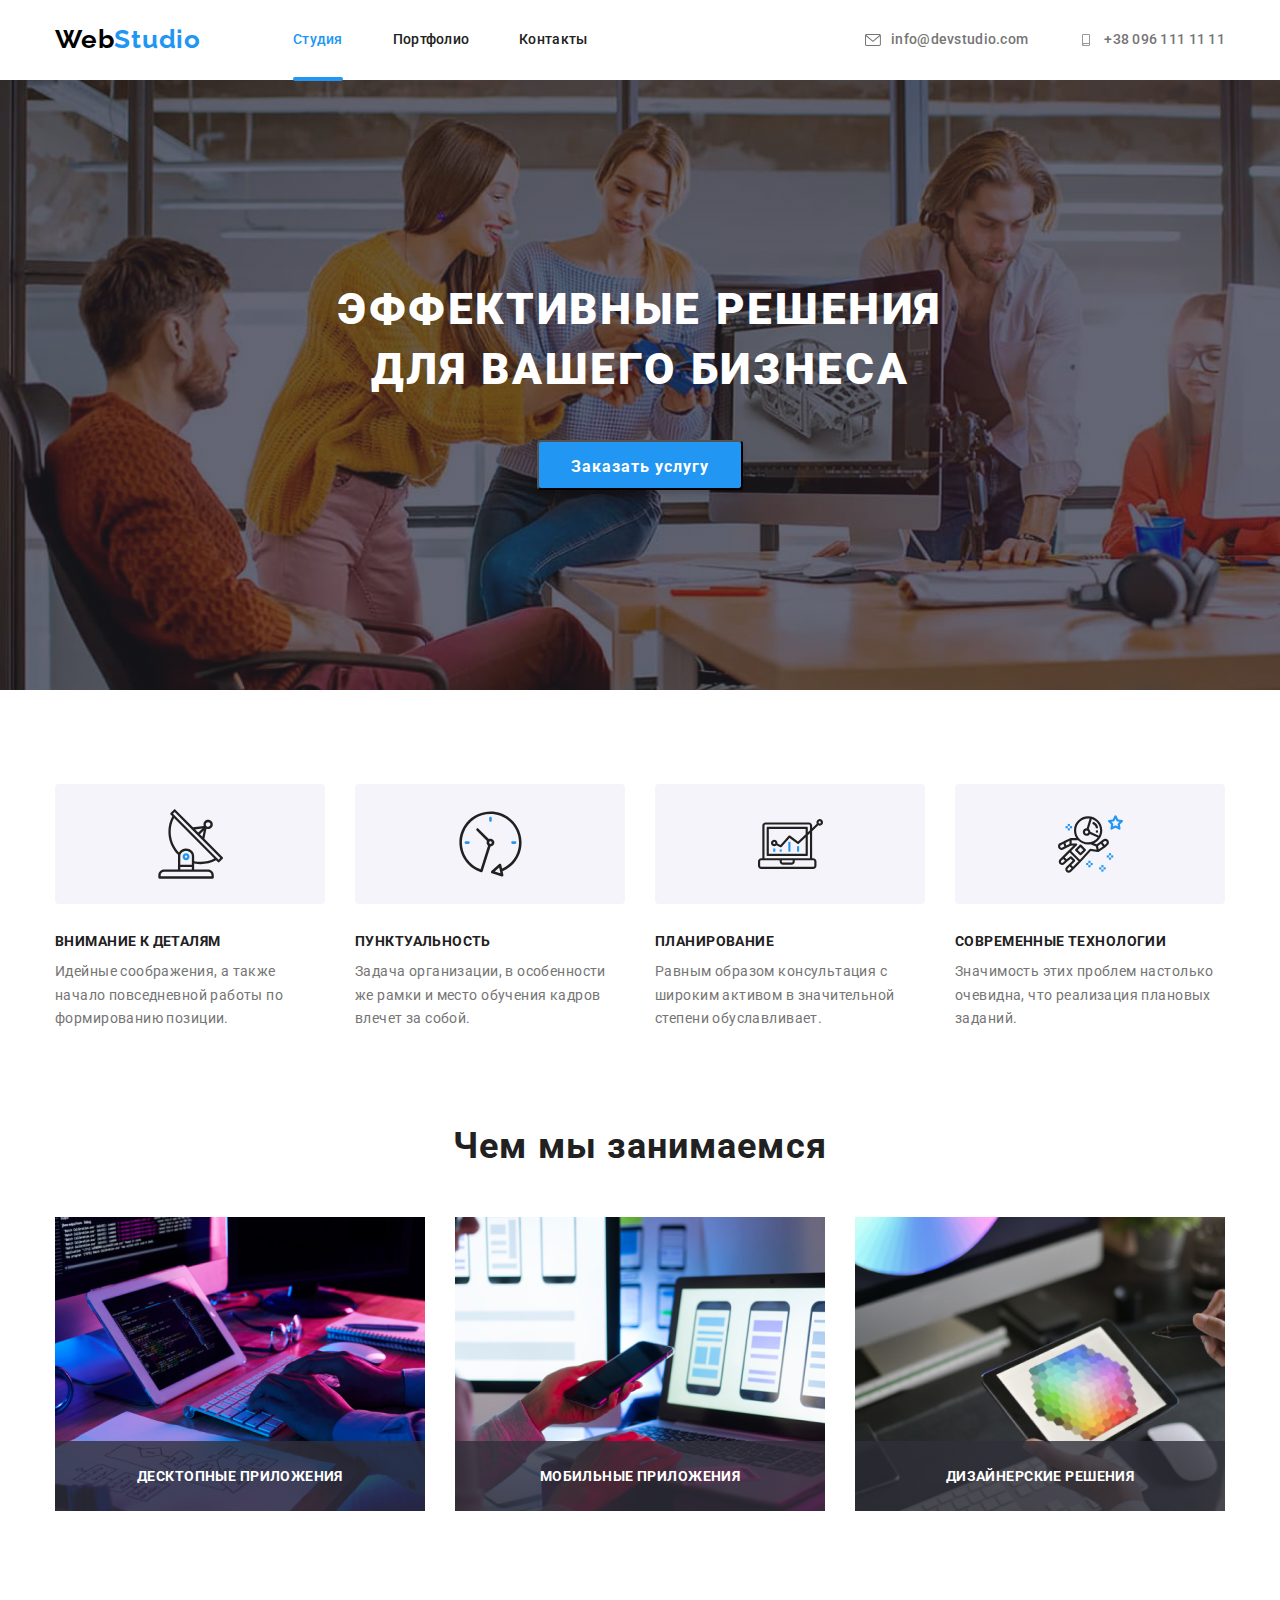
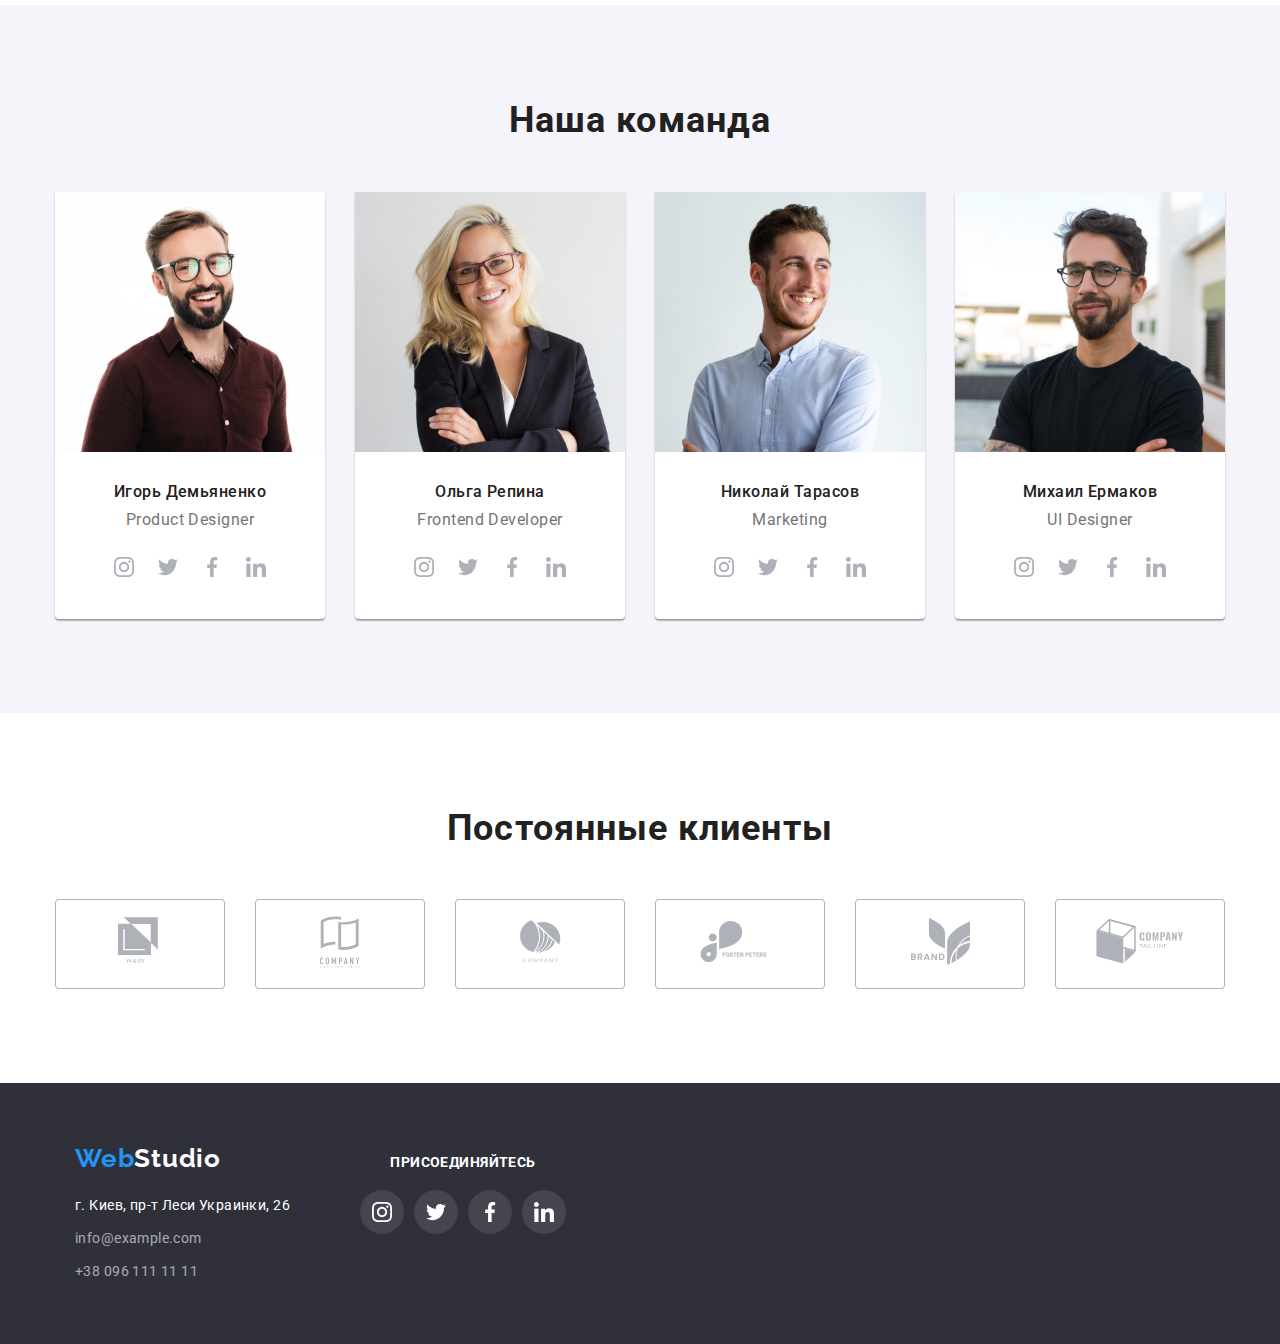
<file: index.html>
<!DOCTYPE html>
<html lang="ru">
  <head>
    <meta charset="UTF-8" />
    <meta name="viewport" content="width=device-width, initial-scale=1.0" />
    <title>Web Studio</title>
    <link href="https://fonts.googleapis.com/css2?family=Raleway:wght@700&family=Roboto:wght@400;500;700;900&display=swap"
      rel="stylesheet">
    <link rel="stylesheet" href="https://cdnjs.cloudflare.com/ajax/libs/modern-normalize/1.0.0/modern-normalize.min.css">
    <link rel="stylesheet" href="css/styles.css">
  </head>
  <body>
    
    <!--Шапка сайта-->

        <header class="header">
          <div class="container">
            <div class="header-container">
              <a class="webstudio" href="./index.html" aria-label="логотип">Web<span class="studio">Studio</span></a>
            
              <nav>
                <ul class="nav-menu list">
                  <li class="nav-li"><a href="./index.html" class="special link">Студия</a></li>
                  <li class="nav-li"><a href="./portfolio.html" class="link">Портфолио</a></li>
                  <li class="nav-li"><a href="#Контакты" class="link">Контакты</a></li>
                </ul>
              </nav>
            
              <ul class="auth-nav list">
                <li><a href="mailto:info@devstudio.com" class="auth-item email">
                  <svg class="auth-icon" width="16px" height="12">
                    <use href="./img/icons/sprite.svg#icon-envelope"></use>
                  </svg>
                  info@devstudio.com</a></li>
                <li><a href="tel:+380961111111" class="auth-item tel">
                  <svg class="auth-icon" width="16px" height="12">
                    <use href="./img/icons/sprite.svg#icon-smartphone"></use>
                  </svg>
                  +38 096 111 11 11</a></li>
              </ul>
            </div>
          </div>
        </header>

      
      <!--Эффективные решения для вашего бизнеса-->

      <main>
        <section class="main-section">
          <h1 class="main-title">Эффективные решения <br /> для вашего бизнеса</h1>
          <button type="button" data-modal-open class="button">Заказать услугу</button>
        </section>

      
        <!--Список-->

        <section class="qualities">
          <div class="container">
            <ul class="list">
              <div class="li-container">
                <li class="lii-item">
                  <div class="svg-container">
                    <svg class="qualities-icon" width="65px" height="70px">
                      <use href="./img/icons/sprite.svg#icon-sputnik"></use>
                    </svg>
                  </div>
                  <h2 class="section-title">Внимание к деталям</h2>
                  <p class="section-info">Идейные соображения, а также начало повседневной работы по формированию позиции.</p>
                </li>
              </div>
              <div class="li-container">
                <li class="lii-item">
                  <div class="svg-container">
                    <svg class="qualities-icon" width="65px" height="70px">
                      <use href="./img/icons/sprite.svg#icon-clock"></use>
                    </svg>
                  </div>
                  <h3 class="section-title">Пунктуальность</h3>
                  <p class="section-info">Задача организации, в особенности же рамки и место обучения кадров влечет за собой.</p>
                </li>
              </div>
              <div class="li-container">
                <li class="lii-item">
                  <div class="svg-container">
                    <svg class="qualities-icon" width="65px" height="70px">
                      <use href="./img/icons/sprite.svg#icon-diagram"></use>
                    </svg>
                  </div>
                  <h3 class="section-title">Планирование</h3>
                  <p class="section-info">Равным образом консультация с широким активом в значительной степени обуславливает.</p>
                </li>
              </div>
              <div class="li-container">
                <li class="lii-item">
                  <div class="svg-container">
                    <svg class="qualities-icon" width="65px" height="70px">
                      <use href="./img/icons/sprite.svg#icon-astronaut"></use>
                    </svg>
                  </div>
                <h3 class="section-title">Современные технологии</h3>
                <p class="section-info">Значимость этих проблем настолько очевидна, что реализация плановых заданий.</p>
              </li>
            </div>
            </ul>
          </div>
        </section>


        <!--Чем мы занимаемся-->

        <section class="projects">
        <div class="container">
          <h2 class="projects-title">Чем мы занимаемся</h2>
          <ul class="list">
            <li class="li-item">
              <img src="./img/img.png" alt="Photo" />
            <div class="overlay">
              <h3 class="overlay-title">Десктопные приложения</h3>
            </div>
          </li>
            <li class="li-item"><img src="./img/img1.png" alt="Photo" />
            <div class="overlay">
              <h3 class="overlay-title">Мобильные приложения</h3>
            </div>
            </li>
            <li class="li-item"><img src="./img/img2.png" alt="Photo" />
            <div class="overlay">
              <h3 class="overlay-title">Дизайнерские решения</h3>
            </div>
            </li>
          </ul>
        </div>
        </section>


        <!--Наша команда-->

        <section class="ourteam">
          <div class="container">
            <h2 class="ourteam-title">Наша команда</h2>
            <ul class="list">
              <li class="liii-item">
                <img class="img" src="./img/img3.jpg" alt="Photo" width="270" />
                <h3 class="section-title">Игорь Демьяненко</h3>
                <p class="section-info">Product Designer</p>
                <ul class="ourteam-social list">
                  <li class="ourteam-social-item"><a href="" class="ourteam-social-link">
                    <svg  class="icon">
                      <use href="./img/icons/sprite.svg#icon-instagram"></use>
                    </svg>
                    </a>
                  </li>
                  <li class="ourteam-social-item"><a href="" class="ourteam-social-link">
                    <svg class="icon">
                      <use href="./img/icons/sprite.svg#icon-twitter"></use>
                    </svg>
                  </a></li>
                  <li class="ourteam-social-item"><a href="" class="ourteam-social-link">
                    <svg class="icon">
                      <use href="./img/icons/sprite.svg#icon-facebook"></use>
                    </svg>
                  </a></li>
                  <li class="ourteam-social-item"><a href="" class="ourteam-social-link">
                    <svg class="icon">
                      <use href="./img/icons/sprite.svg#icon-linkedin"></use>
                    </svg>
                  </a></li>
                </ul>
              </li>
              <li class="liii-item">
                <img class="img" src="./img/img4.jpg" alt="Photo" width="270" />
                <h3 class="section-title">Ольга Репина</h3>
                <p class="section-info">Frontend Developer</p>
                <ul class="ourteam-social list">
                  <li class="ourteam-social-item"><a href="" class="ourteam-social-link">
                    <svg class="icon">
                      <use href="./img/icons/sprite.svg#icon-instagram"></use>
                    </svg>
                  </a></li>
                  <li class="ourteam-social-item"><a href="" class="ourteam-social-link">
                    <svg class="icon">
                      <use href="./img/icons/sprite.svg#icon-twitter"></use>
                    </svg>
                  </a></li>
                  <li class="ourteam-social-item"><a href="" class="ourteam-social-link">
                    <svg class="icon">
                      <use href="./img/icons/sprite.svg#icon-facebook"></use>
                    </svg>
                  </a></li>
                  <li class="ourteam-social-item"><a href="" class="ourteam-social-link">
                    <svg class="icon">
                      <use href="./img/icons/sprite.svg#icon-linkedin"></use>
                    </svg>
                  </a></li>
                </ul>
              </li class="ourteam-social">
              <li class="liii-item">
                <img class="img" src="./img/img5.jpg" alt="Photo" width="270" />
                <h3 class="section-title">Николай Тарасов</h3>
                <p class="section-info">Marketing</p>
                <ul class="ourteam-social list">
                  <li class="ourteam-social-item"><a href="" class="ourteam-social-link">
                    <svg class="icon">
                      <use href="./img/icons/sprite.svg#icon-instagram"></use>
                    </svg>
                  </a></li>
                  <li class="ourteam-social-item"><a href="" class="ourteam-social-link">
                    <svg class="icon">
                      <use href="./img/icons/sprite.svg#icon-twitter"></use>
                    </svg>
                  </a></li>
                  <li class="ourteam-social-item"><a href="" class="ourteam-social-link">
                    <svg class="icon">
                      <use href="./img/icons/sprite.svg#icon-facebook"></use>
                    </svg>
                  </a></li>
                  <li class="ourteam-social-item"><a href="" class="ourteam-social-link">
                    <svg class="icon">
                      <use href="./img/icons/sprite.svg#icon-linkedin"></use>
                    </svg>
                  </a></li>
                </ul>
              </li>
              <li class="liii-item">
                <img class="img" src="./img/img6.jpg" alt="Photo" width="270" />
                <h3 class="section-title">Михаил Ермаков</h3>
                <p class="section-info">UI Designer</p>
                <ul class="ourteam-social list">
                  <li class="ourteam-social-item"><a href="" class="ourteam-social-link">
                    <svg class="icon">
                      <use href="./img/icons/sprite.svg#icon-instagram"></use>
                    </svg>
                  </a></li>
                  <li class="ourteam-social-item"><a href="" class="ourteam-social-link">
                    <svg class="icon">
                      <use href="./img/icons/sprite.svg#icon-twitter"></use>
                    </svg>
                  </a></li>
                  <li class="ourteam-social-item"><a href="" class="ourteam-social-link">
                    <svg class="icon">
                      <use href="./img/icons/sprite.svg#icon-facebook"></use>
                    </svg>
                  </a></li>
                  <li class="ourteam-social-item"><a href="" class="ourteam-social-link">
                    <svg class="icon">
                      <use href="./img/icons/sprite.svg#icon-linkedin"></use>
                    </svg>
                  </a></li>
                </ul>
              </li>
            </ul>
          </div>
        </section>

          <!--Постоянные клиенты-->

        <section class="clients">
          <div class="container">
            <h2 class="clients-title">Постоянные клиенты</h2>
            <ul class="list">
              <li class="clients-item">
                <a href="">
                  <svg class="clients-icon" width="44px" height="49px">
                    <use href="./img/icons/sprite.svg#icon-logo"></use>
                  </svg>
                </a>
              </li>
              <li class="clients-item">
                <a href="">
                  <svg class="clients-icon" width="40px" height="52px">
                    <use href="./img/icons/sprite.svg#icon-logo1"></use>
                  </svg>
                </a>
              </li>
              <li class="clients-item">
                <a href="">
                  <svg class="clients-icon" width="41px" height="43px">
                    <use href="./img/icons/sprite.svg#icon-logo2"></use>
                  </svg>
                </a>
              </li>
              <li class="clients-item">
                <a href="">
                  <svg class="clients-icon" width="80px" height="42px">
                    <use href="./img/icons/sprite.svg#icon-logo3"></use>
                  </svg>
                </a>
              </li>
              <li class="clients-item">
                <a href="">
                  <svg class="clients-icon" width="59px" height="47px">
                    <use href="./img/icons/sprite.svg#icon-logo4"></use>
                  </svg>
                </a>
              </li>
              <li class="clients-item">
                <a href="">
                  <svg class="clients-icon" width="88px" height="45px">
                    <use href="./img/icons/sprite.svg#icon-logo5"></use>
                  </svg>
                </a>
              </li>
            </ul>
          </div>
        </section>
     </main>

      <!--Підвал-->

      <footer class="footer">
        <div class="container">
          <div class="footer-container">
            <a href="./index.html" class="webstudio-footer">Web<span class="logo">Studio</span></a>
            <address class="adress-footer">
              <p class="street">г. Киев, пр-т Леси Украинки, 26</p>
              <p class="mmail"><a href="mailto:info@example.com" class="foooter-info">info@example.com</a></p>
              <p><a href="tel:+380961111111" class="foooter-info">+38 096 111 11 11</a></p>
            </address>
          </div>
          <div class="footerr-container">
            <h3 class="footer-title">присоединяйтесь</h3>
            <ul class="list">
              <li class="footer-item">
                <a href="" class="footer-link">
                  <svg class="icon">
                    <use href="./img/icons/sprite.svg#icon-instagram"></use>
                  </svg>
                </a>
              </li>
              <li class="footer-item">
                <a href="" class="footer-link">
                  <svg class="icon">
                    <use href="./img/icons/sprite.svg#icon-twitter"></use>
                  </svg>
                </a>
              </li>
              <li class="footer-item">
                <a href="" class="footer-link">
                  <svg class="icon">
                    <use href="./img/icons/sprite.svg#icon-facebook"></use>
                  </svg>
                </a>
              </li>
              <li class="footer-item">
                <a href="" class="footer-link">
                  <svg class="icon">
                    <use href="./img/icons/sprite.svg#icon-linkedin"></use>
                  </svg>
                </a>
              </li>
            </ul>
          </div>
        </div>
      </footer>

          <!-- BACKDROP -->

      <div class="backdrop is-hidden" data-modal>
        <div class="modal">
          <button type="button" data-modal-close class="close-modal" data-modal-close>
            <svg class="backdrop-icon" width="18px" height="18px">
              <use href="./img/icons/sprite.svg#icon-close-modal"></use>
            </svg>
          </button>
        </div>
      </div>
<script src="./js/modal.js"></script>
  </body>
</html>
</file>
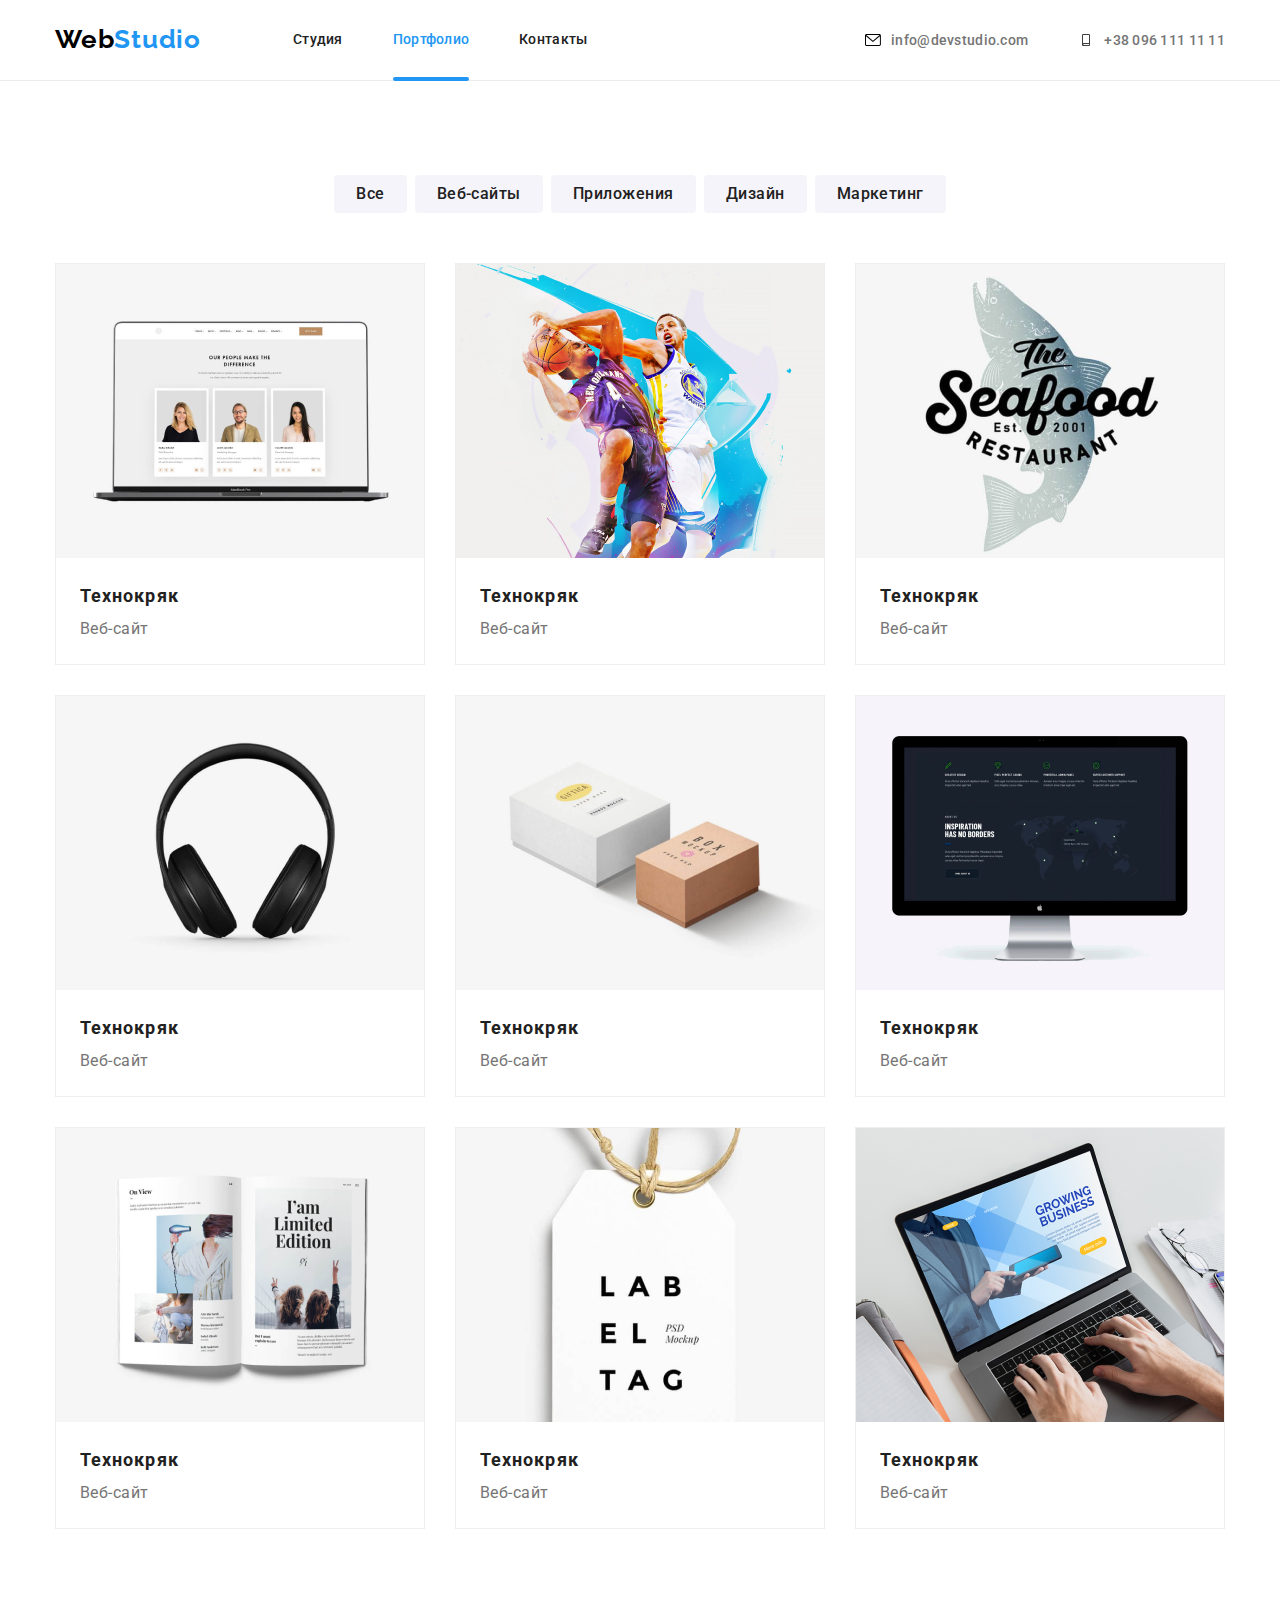
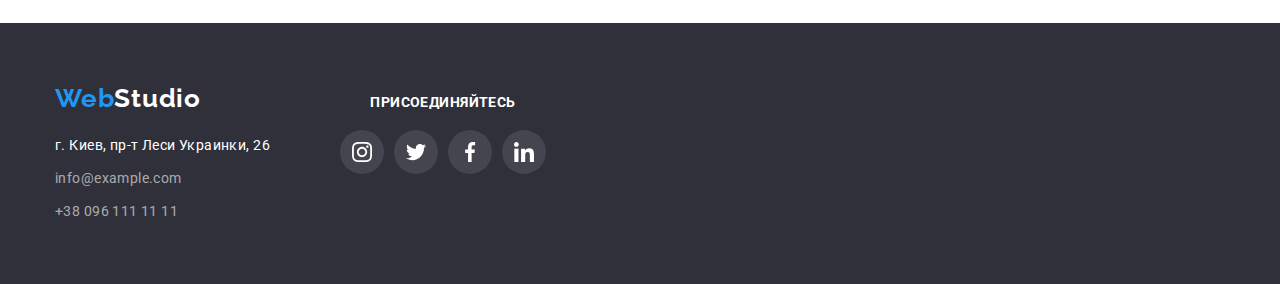
<file: portfolio.html>
<!DOCTYPE html>
<html lang="ru">
  <head>
    <meta charset="UTF-8" />
    <meta name="viewport" content="width=device-width, initial-scale=1.0" />
    <title>Портфолио</title>
    <link href="https://fonts.googleapis.com/css2?family=Raleway:wght@700&family=Roboto:wght@400;500;700;900&display=swap"
      rel="stylesheet">
    <link rel="stylesheet" href="https://cdnjs.cloudflare.com/ajax/libs/modern-normalize/1.0.0/modern-normalize.min.css">
    <link rel="stylesheet" href="./css/portfolio.css">
  </head>

  <body>
    
      <!--Шапка сайта-->

      <header class="header">
        <div class="container">
          <div class="header-container">
            <a class="webstudio" href="./index.html" aria-label="логотип">Web<span class="studio">Studio</span></a>
      
            <nav>
              <ul class="nav-menu list">
                <li><a href="./index.html" class="link">Студия</a></li>
                <li><a href="./portfolio.html" class="special link">Портфолио</a></li>
                <li><a href="#Контакты" class="link">Контакты</a></li>
              </ul>
            </nav>
      
            <ul class="auth-nav list">
              <li><a href="mailto:info@devstudio.com" class="auth-item email">
                  <svg class="auth-icon" width="16px" height="12">
                    <use href="./img/icons/sprite.svg#icon-envelope"></use>
                  </svg>
                  info@devstudio.com</a></li>
              <li><a href="tel:+380961111111" class="auth-item tel">
                  <svg class="auth-icon" width="16px" height="12">
                    <use href="./img/icons/sprite.svg#icon-smartphone"></use>
                  </svg>
                  +38 096 111 11 11</a></li>
            </ul>
          </div>
        </div>
      </header>

      <main class="main">
         <!--Меню кнопок-->
        <section class="main-section">
          <div class="container">
            <ul class="button-list list">
              <li class="lii-item"><button type="button" class="button">Все</button></li>
              <li class="lii-item"><button type="button" class="button">Веб-сайты</button></li>
              <li class="lii-item"><button type="button" class="button">Приложения</button></li>
              <li class="lii-item"><button type="button" class="button">Дизайн</button></li>
              <li class="lii-item"><button type="button" class="button">Маркетинг</button></li>
            </ul>
                    

          <!--Проекти-->
          
            <div class="projects">
              <ul class="list">
                <li class="li-item">
                  <div class="projects-overlay">
                  <img class="img" src="./img/img7.png" alt="Photo" width="370">
                    <p class="paragraph">Технокряк это современная площадка распространения коронавируса. Компании используют эту платформу для цифрового
                    шпионажа и атак на защищённые сервера конкурентов.</p>
                  </div>
                  <div class="projects-info">
                    <h3 class="section-title">Технокряк</h3>
                    <p class="section-info">Веб-сайт</p>
                  </div>
                </li>
                <li class="li-item">
                  <div class="projects-overlay">
                    <img class="img" src="./img/img8.png" alt="Photo" width="370">
                    <p class="paragraph">Технокряк это современная площадка распространения коронавируса. Компании используют эту
                      платформу для цифрового
                      шпионажа и атак на защищённые сервера конкурентов.</p>
                  </div>
                  <div class="projects-info">
                    <h3 class="section-title">Технокряк</h3>
                    <p class="section-info">Веб-сайт</p>
                  </div>
                </li>
                <li class="li-item">
                  <div class="projects-overlay">
                    <img class="img" src="./img/img9.png" alt="Photo" width="370">
                    <p class="paragraph">Технокряк это современная площадка распространения коронавируса. Компании используют эту
                      платформу для цифрового
                      шпионажа и атак на защищённые сервера конкурентов.</p>
                  </div>
                  <div class="projects-info">
                    <h3 class="section-title">Технокряк</h3>
                    <p class="section-info">Веб-сайт</p>
                  </div>
                </li>
                <li class="li-item">
                  <div class="projects-overlay">
                    <img class="img" src="./img/img10.png" alt="Photo" width="370">
                    <p class="paragraph">Технокряк это современная площадка распространения коронавируса. Компании используют эту
                      платформу для цифрового
                      шпионажа и атак на защищённые сервера конкурентов.</p>
                  </div>
                  <div class="projects-info">
                    <h3 class="section-title">Технокряк</h3>
                    <p class="section-info">Веб-сайт</p>
                  </div>
                </li>
                <li class="li-item">
                  <div class="projects-overlay">
                    <img class="img" src="./img/img11.png" alt="Photo" width="370">
                    <p class="paragraph">Технокряк это современная площадка распространения коронавируса. Компании используют эту
                      платформу для цифрового
                      шпионажа и атак на защищённые сервера конкурентов.</p>
                  </div>
                  <div class="projects-info">
                    <h3 class="section-title">Технокряк</h3>
                    <p class="section-info">Веб-сайт</p>
                  </div>
                </li>
                <li class="li-item">
                  <div class="projects-overlay">
                    <img class="img" src="./img/img12.png" alt="Photo" width="370">
                    <p class="paragraph">Технокряк это современная площадка распространения коронавируса. Компании используют эту
                      платформу для цифрового
                      шпионажа и атак на защищённые сервера конкурентов.</p>
                  </div>
                  <div class="projects-info">
                    <h3 class="section-title">Технокряк</h3>
                    <p class="section-info">Веб-сайт</p>
                  </div>
                </li>
                <li class="li-item">
                  <div class="projects-overlay">
                    <img class="img" src="./img/img13.png" alt="Photo" width="370">
                    <p class="paragraph">Технокряк это современная площадка распространения коронавируса. Компании используют эту
                      платформу для цифрового
                      шпионажа и атак на защищённые сервера конкурентов.</p>
                  </div>
                  <div class="projects-info">
                    <h3 class="section-title">Технокряк</h3>
                    <p class="section-info">Веб-сайт</p>
                  </div>
                </li>
                <li class="li-item">
                  <div class="projects-overlay">
                    <img class="img" src="./img/img14.png" alt="Photo" width="370">
                    <p class="paragraph">Технокряк это современная площадка распространения коронавируса. Компании используют эту
                      платформу для цифрового
                      шпионажа и атак на защищённые сервера конкурентов.</p>
                  </div>
                  <div class="projects-info">
                    <h3 class="section-title">Технокряк</h3>
                    <p class="section-info">Веб-сайт</p>
                  </div>
                </li>
                <li class="li-item">
                  <div class="projects-overlay">
                    <img class="img" src="./img/img15.png" alt="Photo" width="370">
                    <p class="paragraph">Технокряк это современная площадка распространения коронавируса. Компании используют эту
                      платформу для цифрового
                      шпионажа и атак на защищённые сервера конкурентов.</p>
                  </div>
                  <div class="projects-info">
                    <h3 class="section-title">Технокряк</h3>
                    <p class="section-info">Веб-сайт</p>
                  </div>
                </li>
              </ul>
            </div>

          </div>
        </section>
      </main>

      <!--Підвал-->
      <footer class="footer">
        <div class="container">
          <div class="footer-container">
            <a href="./index.html" class="webstudio-footer">Web<span class="logo">Studio</span></a>
            <address class="adress-footer">
              <p class="street">г. Киев, пр-т Леси Украинки, 26</p>
              <p class="mmail"><a href="mailto:info@example.com" class="foooter-info">info@example.com</a></p>
              <p><a href="tel:+380961111111" class="foooter-info">+38 096 111 11 11</a></p>
            </address>
          </div>
          <div class="footerr-container">
            <h3 class="footer-title">присоединяйтесь</h3>
            <ul class="list">
              <li class="footer-item">
                <a href="" class="footer-link">
                  <svg class="icon">
                    <use href="./img/icons/sprite.svg#icon-instagram"></use>
                  </svg>
                </a>
              </li>
              <li class="footer-item">
                <a href="" class="footer-link">
                  <svg class="icon">
                    <use href="./img/icons/sprite.svg#icon-twitter"></use>
                  </svg>
                </a>
              </li>
              <li class="footer-item">
                <a href="" class="footer-link">
                  <svg class="icon">
                    <use href="./img/icons/sprite.svg#icon-facebook"></use>
                  </svg>
                </a>
              </li>
              <li class="footer-item">
                <a href="" class="footer-link">
                  <svg class="icon">
                    <use href="./img/icons/sprite.svg#icon-linkedin"></use>
                  </svg>
                </a>
              </li>
            </ul>
          </div>
        </div>
      </footer>
  </body>
</html>
</file>
<file: css/styles.css>
html {
  box-sizing: border-box;
}

* {
  margin: 0;
  padding: 0;
}

*,
*::before,
*::after {
  box-sizing: inherit;
  /* outline: 2px solid rgb(51, 18, 128); */
  /* none - щоб забрати рамку */
}

img {
  display: block;
}

:root {
  --primary-text-color: rgba(117, 117, 117, 1);
  --title-text-color: rgba(33, 33, 33, 1);
  --text-hover-focus: rgba(33, 150, 243, 1);
  --footer-text: rgba(255, 255, 255, 0.6);
  --main-footer-background-color: rgba(47, 48, 58, 1);
  --white-color: #ffffff;
  --secondary-text-color: rgba(255, 255, 255, 1);
  --time-distribution-function: cubic-bezier(0.4, 0, 0.2, 1);
}

/* var(--primary-text-color)  */
/* var(--title-text-color) */
/* var(--text-hover-focus) */
/* var(--footer-text) */
/* var(--main-footer-background-color) */
/* var(--white-color) */
/* var(--secondary-text-color) */

body {
  background-color: #ffffff;
  color: var(--primary-text-color);
  font-family: "Roboto", sans-serif;
  letter-spacing: 0.03em;
  /* max-width: 1600px; */
}

.container {
  width: 1200px;
  padding-right: 15px;
  padding-left: 15px;
  margin: 0 auto;
}

/* LOGO */

.webstudio {
  width: 145px;
  height: 31px;
  color: #000000;
  text-decoration: none;
  font-family: "Raleway", sans-serif;
  font-style: normal;
  font-weight: bold;
  font-size: 26px;
  line-height: 1.19;
  /* identical to box height */
  letter-spacing: 0.03em;
  margin-right: 93px;
}

.studio {
  color: #2196f3;
}

.list {
  list-style: none;
}

/* NAVIGATION */

.nav-menu {
  display: flex;
  max-width: 294px;
}

.nav-menu .link {
  font-style: normal;
  font-weight: 500;
  font-size: 14px;
  line-height: 1.14;
  letter-spacing: 0.02em;
  color: var(--title-text-color);
  text-decoration: none;
  position: relative;
  display: block;
  padding-top: 32px;
  padding-bottom: 32px;
}

.nav-menu .special {
  color: var(--text-hover-focus);
}

.nav-menu .link:hover,
.nav-menu .link:focus {
  color: var(--text-hover-focus);
  transition: 250ms var(--time-distribution-function);
}

.nav-menu .link::after {
  content: "";
  position: absolute;
  display: block;
  left: 0;
  bottom: -1px;
  width: 100%;
  height: 4px;

  background: var(--text-hover-focus);
  border-radius: 2px;
  transform: scaleX(0);
  --time-distribution-function: cubic-bezier(0.4, 0, 0.2, 1);
}

.nav-menu .link:hover::after,
.nav-menu .link:focus::after {
  transform: scaleX(1);
}

.nav-menu .special::after {
  content: "";
  position: absolute;
  display: block;
  left: 0;
  bottom: -1px;
  width: 100%;
  height: 4px;

  background: var(--text-hover-focus);
  border-radius: 2px;
  transform: scaleX(1);
}

.nav-menu .link:hover::after,
.nav-menu .link:focus::after {
  transform: scaleX(1);
}

nav ul li:not(:last-child) {
  margin-right: 50px;
}

/* КОНТАКТИ */

.auth-item {
  color: var(--primary-text-color);
  text-decoration: none;
  font-weight: 500;
  font-size: 14px;
  line-height: 1.14;
  letter-spacing: 0.02em;
}

.auth-item:hover,
.auth-item:focus {
  color: var(--text-hover-focus);
  transition: 250ms var(--time-distribution-function);
}

.header-container {
  display: flex;
  align-items: flex-start;
  align-items: center;
}

/* .header {
  padding-top: 24px;
  padding-bottom: 25px;
} */

.auth-nav {
  display: flex;
  margin-left: auto;
}

.auth-item {
  display: flex;
  justify-content: center;
  align-items: center;
}

.tel {
  margin-left: 50px;
}

.auth-icon {
  margin-right: 10px;
  fill: var(--primary-text-color);
}

.auth-item:hover .auth-icon {
  fill: var(--text-hover-focus);
}

/* HERO */

.main-section {
  background-image: linear-gradient(
      rgba(47, 48, 58, 0.4),
      rgba(47, 48, 58, 0.4)
    ),
    url("../img/icons/logo-min.jpg");
  background-size: cover;
  background-repeat: no-repeat;
  text-align: center;
  padding-bottom: 200px;
  padding-top: 200px;
}

.main-title {
  font-size: 44px;
  font-style: normal;
  font-weight: 900;
  line-height: 1.36;
  letter-spacing: 0.06em;
  /* text-align: center; */
  text-transform: uppercase;
  color: var(--secondary-text-color);
  margin-bottom: 40px;
}

.button {
  /* margin-left: auto;
  margin-right: auto; */
  display: inline-block;
  min-width: 200px;
  height: 50px;
  padding: 10px 32px;

  font-style: normal;
  font-weight: bold;
  font-size: 16px;
  line-height: 1.875;
  /* display: flex;
  align-items: center; */
  text-align: center;
  letter-spacing: 0.06em;
  color: var(--white-color);
  background: var(--text-hover-focus);
  box-shadow: 0px 4px 4px rgba(0, 0, 0, 0.15);
  border-radius: 4px;
}

/* QUALITIES */

.qualities {
  padding-top: 94px;
  padding-bottom: 47px;
}

.qualities .list {
  display: flex;
  justify-content: space-between;
}

.lii-item {
  width: 270px;
  display: flex;
  flex-direction: column;
}

.lii-item:not(:last-child) {
  margin-right: 30px;
}

.section-title {
  margin-bottom: 50px;
  color: var(--title-text-color);
}

.section-info {
  color: var(--primary-text-color);
}

.qualities .section-title {
  margin-bottom: 10px;
  font-style: normal;
  font-weight: bold;
  font-size: 14px;
  line-height: 1.14;
  letter-spacing: 0.03em;
  text-transform: uppercase;
}

.qualities .section-info {
  font-style: normal;
  font-weight: normal;
  font-size: 14px;
  line-height: 1.71;
  /* or 171% */
  letter-spacing: 0.03em;
}

.svg-container {
  height: 120px;
  width: 270px;
  border-radius: 4px;
  margin-bottom: 30px;
  display: flex;
  justify-content: center;
  align-items: center;
  background-color: rgba(245, 244, 250, 1);
}

/* ЧЕМ МЫ ЗАНИМАЕМСЯ!!! */

.projects {
  padding-top: 47px;
  padding-bottom: 94px;
}

.projects-title {
  font-style: normal;
  font-weight: bold;
  font-size: 36px;
  line-height: 1.17;
  text-align: center;
  letter-spacing: 0.03em;
  margin-bottom: 50px;
  color: var(--title-text-color);
}

.projects .list {
  display: flex;
  justify-content: center;
  font-size: 0;
}

.li-item {
  display: block;
  width: 370px;
  position: relative;
}

.li-item:not(:last-child) {
  margin-right: 30px;
}

.overlay {
  position: absolute;
  bottom: 0;
  left: 0;
  width: 370px;
  height: 70px;
  background: rgba(47, 48, 58, 0.8);
  padding-top: 27px;
  padding-bottom: 27px;
}

.overlay-title {
  font-style: normal;
  font-weight: bold;
  font-size: 14px;
  line-height: 16px;
  text-align: center;
  letter-spacing: 0.03em;
  text-transform: uppercase;
  color: #ffffff;
}

/* НАША КОМАНДА!!! */

.ourteam-title {
  font-style: normal;
  font-weight: bold;
  font-size: 36px;
  line-height: 1.17;
  text-align: center;
  letter-spacing: 0.03em;
  margin-bottom: 50px;
  color: var(--title-text-color);
}

.ourteam .section-title {
  font-weight: 500;
  font-size: 16px;
  line-height: 19px;
  /* identical to box height */

  text-align: center;
  letter-spacing: 0.03em;

  margin-bottom: 10px;
}

.ourteam .section-info {
  text-align: center;
  margin-bottom: 16px;
}

.ourteam {
  background: rgba(245, 244, 250, 1);
  padding-bottom: 94px;
  padding-top: 94px;
}

.ourteam .img {
  margin-bottom: 30px;
}

.ourteam .list {
  display: flex;
  justify-content: center;
}

.liii-item {
  display: block;
  width: 370px;
  /* height: 368px; */
  background: #ffffff;
  /* material shadow v1 */

  box-shadow: 0px 1px 3px rgba(0, 0, 0, 0.12), 0px 1px 1px rgba(0, 0, 0, 0.14),
    0px 2px 1px rgba(0, 0, 0, 0.2);
  border-radius: 0px 0px 4px 4px;
  padding-bottom: 30px;
}

.liii-item:not(:last-child) {
  margin-right: 30px;
}

.ourteam-social {
  display: flex;
  justify-content: space-between;
}

.ourteam-social-link {
  width: 44px;
  height: 44px;
  background-color: #ffffff;
  border-radius: 50%;
  display: flex;
  justify-content: center;
  align-items: center;
}

.icon {
  width: 20px;
  height: 20px;
}

.ourteam-social-link:hover,
.ourteam-social-link:focus {
  background-color: var(--text-hover-focus);
  transition: 250ms var(--time-distribution-function);
}

.ourteam-social-link:hover .icon,
.ourteam-social-link:focus .icon {
  fill: var(--secondary-text-color);
  transition: 250ms var(--time-distribution-function);
}

.icon {
  fill: rgba(175, 177, 184, 1);
}

/* ПОСТОЯННЫЕ КЛИЕНТЫ */

.clients {
  padding-bottom: 94px;
  padding-top: 94px;
}

.clients-title {
  font-style: normal;
  font-weight: bold;
  font-size: 36px;
  line-height: 42px;
  text-align: center;
  letter-spacing: 0.03em;
  color: var(--title-text-color);
  margin-bottom: 50px;
}

.clients .list {
  display: flex;
  justify-content: space-between;
}

.clients-item {
  width: 170px;
  height: 90px;
  border: 1px solid #afb1b8;
  box-sizing: border-box;
  border-radius: 4px;
  display: flex;
  justify-content: center;
  align-items: center;
}

.clients-item:hover,
.clients-item:focus {
  border-color: #2196f3;
}

.clients-icon {
  fill: rgba(175, 177, 184, 1);
}

.clients-item:hover .clients-icon,
.clients-item:focus .clients-icon {
  fill: var(--text-hover-focus);
  transition: 250ms var(--time-distribution-function);
}

/* ПІДВАЛ*/

.footer {
  background: var(--main-footer-background-color);
  padding-left: 215px;
  padding: 60px;
  padding-top: 60px;
}

.webstudio-footer {
  display: inline-block;
  font-family: "Raleway", sans-serif;
  font-style: normal;
  font-weight: bold;
  font-size: 26px;
  line-height: 1.19;
  /* identical to box height */

  letter-spacing: 0.03em;

  color: #2196f3;
  text-decoration: none;
  margin-bottom: 20px;
}

.logo {
  color: var(--white-color);
}

.street {
  display: inline-block;
  font-style: normal;
  font-weight: normal;
  font-size: 14px;
  line-height: 1.71;
  /* or 171% */

  letter-spacing: 0.03em;
  color: var(--secondary-text-color);
  margin-bottom: 9px;
}

.foooter-info {
  display: inline-block;
  font-style: normal;
  font-weight: normal;
  font-size: 14px;
  line-height: 1.71;
  /* or 171% */
  text-decoration: none;
  letter-spacing: 0.03em;

  color: var(--footer-text);
}

.mmail {
  display: inline-block;
  margin-bottom: 9px;
}

.footer-container {
  display: flex;
  flex-direction: column;
}

.adress-footer {
  display: flex;
  flex-direction: column;
}

/* 2 СЕКЦІЯ */

.footer-title {
  font-style: normal;
  font-weight: bold;
  font-size: 14px;
  line-height: 16px;
  letter-spacing: 0.03em;
  text-transform: uppercase;
  color: var(--secondary-text-color);
  text-align: center;
  margin-bottom: 20px;
}

.footer .container {
  display: flex;
  justify-content: flex-start;
  align-items: baseline;
}

.footerr-container {
  width: 206px;
  margin-left: 70px;
}

.footerr-container .list {
  display: flex;
  justify-content: space-between;
}

.footer-link {
  width: 44px;
  height: 44px;
  background: rgba(255, 255, 255, 0.1);
  border-radius: 50%;
  display: flex;
  justify-content: center;
  align-items: center;
}

.footer-link:hover,
.footer-link:hover {
  background-color: var(--text-hover-focus);
  transition: 250ms var(--time-distribution-function);
}

.footer-link .icon {
  fill: #ffffff;
}

/* BACKDROP */

.backdrop {
  position: fixed;
  top: 0;
  left: 0;
  width: 100%;
  height: 100%;
  background: rgba(0, 0, 0, 0.2);
  transition: all 1000ms linear;
}

.modal {
  width: 528px;
  height: 581px;
  background: #ffffff;
  box-shadow: 0px 1px 3px rgba(0, 0, 0, 0.12), 0px 1px 1px rgba(0, 0, 0, 0.14),
    0px 2px 1px rgba(0, 0, 0, 0.2);
  border-radius: 4px;

  position: absolute;
  top: 50%;
  left: 50%;
  transform: translate(-50%, -50%);
}

.close-modal {
  width: 30px;
  height: 30px;
  border-radius: 50%;
  background: #ffffff;
  border: 1px solid rgba(0, 0, 0, 0.1);

  position: absolute;
  cursor: pointer;
  top: 8px;
  right: 8px;

  display: flex;
  justify-content: center;
  align-items: center;
}

.is-hidden {
  opacity: 0;
  visibility: hidden;
  pointer-events: none;
}
</file>
<file: css/portfolio.css>
html {
  box-sizing: border-box;
}

*,
*::before,
*::after {
  box-sizing: inherit;
}

* {
  margin: 0;
  padding: 0;
}

img {
  display: block;
}

/* SETTINGS */
:root {
  --main-text-color: rgba(117, 117, 117, 1);
  --title-text-color: rgba(33, 33, 33, 1);
  --text-hover-focus: rgba(33, 150, 243, 1);
  --white-text-background: rgba(255, 255, 255, 1);
  --time-distribution-function: cubic-bezier(0.4, 0, 0.2, 1);
}

body {
  font-family: "Roboto", sans-serif;
  letter-spacing: 0.03em;
  background-color: var(--white-text-background);
  color: var(--main-text-color);
  /* max-width: 1600px; */
}

.list {
  list-style: none;
}

.header {
  border-bottom: 1px solid #ececec;
}

.container {
  width: 1200px;
  padding-right: 15px;
  padding-left: 15px;
  margin: 0 auto;
}

/* ЛОГО */

.webstudio {
  width: 145px;
  height: 31px;
  color: #000000;
  text-decoration: none;
  font-family: "Raleway", sans-serif;
  font-style: normal;
  font-weight: bold;
  font-size: 26px;
  line-height: 31px;
  /* identical to box height */

  letter-spacing: 0.03em;
  margin-right: 93px;
}

.studio {
  color: #2196f3;
}

/* НАВІГАЦІЯ */

.nav-menu {
  display: flex;
  max-width: 294px;
}

.nav-menu .link {
  font-style: normal;
  font-weight: 500;
  font-size: 14px;
  line-height: 1.14;
  letter-spacing: 0.02em;
  color: var(--title-text-color);
  text-decoration: none;
  position: relative;
  display: block;
  padding-top: 32px;
  padding-bottom: 32px;
}

.nav-menu .special {
  color: var(--text-hover-focus);
}

.nav-menu .link:hover,
.nav-menu .link:focus {
  color: var(--text-hover-focus);
  transition: 250ms var(--time-distribution-function);
}

.nav-menu .link::after {
  content: "";
  position: absolute;
  display: block;
  left: 0;
  bottom: -1px;
  width: 100%;
  height: 4px;

  background: var(--text-hover-focus);
  border-radius: 2px;
  transform: scaleX(0);
  --time-distribution-function: cubic-bezier(0.4, 0, 0.2, 1);
}

.nav-menu .link:hover::after,
.nav-menu .link:focus::after {
  transform: scaleX(1);
}

.nav-menu .special::after {
  content: "";
  position: absolute;
  display: block;
  left: 0;
  bottom: -1px;
  width: 100%;
  height: 4px;

  background: var(--text-hover-focus);
  border-radius: 2px;
  transform: scaleX(1);
}

.nav-menu .link:hover::after,
.nav-menu .link:focus::after {
  transform: scaleX(1);
}

nav ul li:not(:last-child) {
  margin-right: 50px;
}

/* КОНТАКТИ */

.auth-item {
  color: var(--main-text-color);
  text-decoration: none;
  font-weight: 500;
  font-size: 14px;
  line-height: 16px;
  letter-spacing: 0.02em;
}

.auth-item:hover,
.auth-item:focus {
  color: var(--text-hover-focus);
  --time-distribution-function: cubic-bezier(0.4, 0, 0.2, 1);
}

.header-container {
  display: flex;
  align-items: flex-start;
  align-items: center;
}

/* .header {
  padding-top: 24px;
  padding-bottom: 25px;
} */

.auth-nav {
  display: flex;
  margin-left: auto;
}

.auth-item {
  display: flex;
  justify-content: center;
  align-items: center;
}

.tel {
  margin-left: 50px;
}

.auth-icon {
  margin-right: 10px;
  fill: var(--primary-text-color);
}

.auth-item:hover .auth-icon,
.auth-item:focus .auth-icon {
  fill: var(--text-hover-focus);
  --time-distribution-function: cubic-bezier(0.4, 0, 0.2, 1);
}

/* Кнопки */

.button {
  padding: 6px 22px;
  background: rgba(245, 244, 250, 1);
  border-radius: 4px;
  font-style: normal;
  font-weight: 500;
  font-size: 16px;
  line-height: 26px;
  /* identical to box height, or 162% */
  color: var(--title-text-color);

  text-align: center;
  letter-spacing: 0.03em;
  border: none;
}

.button:hover,
.button:focus {
  background: var(--text-hover-focus);
  box-shadow: 0px 3px 1px rgba(0, 0, 0, 0.1), 0px 1px 2px rgba(0, 0, 0, 0.08),
    0px 2px 2px rgba(0, 0, 0, 0.12);
  border-radius: 4px;
  --time-distribution-function: cubic-bezier(0.4, 0, 0.2, 1);
}

.button:hover,
.button:focus {
  color: var(--white-text-background);
  --time-distribution-function: cubic-bezier(0.4, 0, 0.2, 1);
}

.main-section {
  padding-top: 94px;
  padding-bottom: 94px;
}

.button-list {
  display: flex;
  justify-content: center;
  margin-bottom: 50px;
}

.lii-item:not(:last-child) {
  margin-right: 8px;
}

/* MAIN */

.section-title {
  font-style: normal;
  font-weight: bold;
  font-size: 18px;
  line-height: 36px;
  /* identical to box height, or 200% */
  color: var(--title-text-color);
  letter-spacing: 0.06em;
}

.section-info {
  font-style: normal;
  font-weight: normal;
  font-size: 16px;
  line-height: 30px;
  /* identical to box height, or 187% */
  color: var(--main-text-color);
  letter-spacing: 0.03em;
}

.projects .list {
  display: flex;
  flex-wrap: wrap;
  justify-content: space-between;
}

.li-item {
  display: block;
  width: 370px;
  background: #ffffff;
  border: 1px solid #eeeeee;
  box-sizing: border-box;
}

.li-item:hover,
.li-item:focus {
  background: #ffffff;
  border: 1px solid #eeeeee;
  box-sizing: border-box;
  box-shadow: 0px 1px 1px rgba(0, 0, 0, 0.12), 0px 4px 4px rgba(0, 0, 0, 0.06),
    1px 4px 6px rgba(0, 0, 0, 0.16);
}

.li-item:not(:nth-child(n + 7)) {
  margin-bottom: 30px;
}

.projects-info {
  margin: 0 24px;
  padding-bottom: 20px;
  padding-top: 20px;
}

.projects-overlay {
  position: relative;
  overflow: hidden;
}

.paragraph {
  font-style: normal;
  font-weight: normal;
  font-size: 18px;
  line-height: 28px;
  letter-spacing: 0.03em;
  color: #ffffff;

  position: absolute;
  top: 0;
  left: 0;
  width: 100%;
  height: 100%;

  transform: translateY(100%);
  transition: transform 250ms ease;
  background-color: rgba(33, 150, 243, 0.9);
  padding: 63px 24px;
}

.li-item:hover .paragraph,
.li-item:focus .paragraph {
  transform: translateY(0);
  --time-distribution-function: cubic-bezier(0.4, 0, 0.2, 1);
}

/* Підвал */

.footer {
  background: rgba(47, 48, 58, 1);
  padding-top: 60px;
  padding-bottom: 60px;
}

.webstudio-footer {
  display: inline-block;
  font-family: "Raleway", sans-serif;
  font-style: normal;
  font-weight: bold;
  font-size: 26px;
  line-height: 31px;
  /* identical to box height */

  letter-spacing: 0.03em;

  color: #2196f3;
  text-decoration: none;
  margin-bottom: 20px;
}

.logo {
  color: #ffffff;
}

.street {
  display: inline-block;
  font-style: normal;
  font-weight: normal;
  font-size: 14px;
  line-height: 1.71;
  /* or 171% */

  letter-spacing: 0.03em;
  color: var(--white-text-background);
  margin-bottom: 9px;
}

.foooter-info {
  display: inline-block;
  font-style: normal;
  font-weight: normal;
  font-size: 14px;
  line-height: 1.71;
  /* or 171% */
  text-decoration: none;
  letter-spacing: 0.03em;

  color: rgba(255, 255, 255, 0.6);
}

.mmail {
  display: inline-block;
  margin-bottom: 9px;
}

.footer-container {
  display: flex;
  flex-direction: column;
}

.adress-footer {
  display: flex;
  flex-direction: column;
}

/* 2 СЕКЦІЯ */

.icon {
  width: 20px;
  height: 20px;
}

.footer-title {
  font-style: normal;
  font-weight: bold;
  font-size: 14px;
  line-height: 16px;
  letter-spacing: 0.03em;
  text-transform: uppercase;
  color: #ffffff;
  text-align: center;
  margin-bottom: 20px;
}

.footer .container {
  display: flex;
  justify-content: flex-start;
  align-items: baseline;
}

.footerr-container {
  width: 206px;
  margin-left: 70px;
}

.footerr-container .list {
  display: flex;
  justify-content: space-between;
}

.footer-link {
  width: 44px;
  height: 44px;
  background: rgba(255, 255, 255, 0.1);
  border-radius: 50%;
  display: flex;
  justify-content: center;
  align-items: center;
}

.footer-link:hover,
.footer-link:focus {
  background-color: var(--text-hover-focus);
  --time-distribution-function: cubic-bezier(0.4, 0, 0.2, 1);
}

.footer-link .icon {
  fill: #ffffff;
}
</file>
